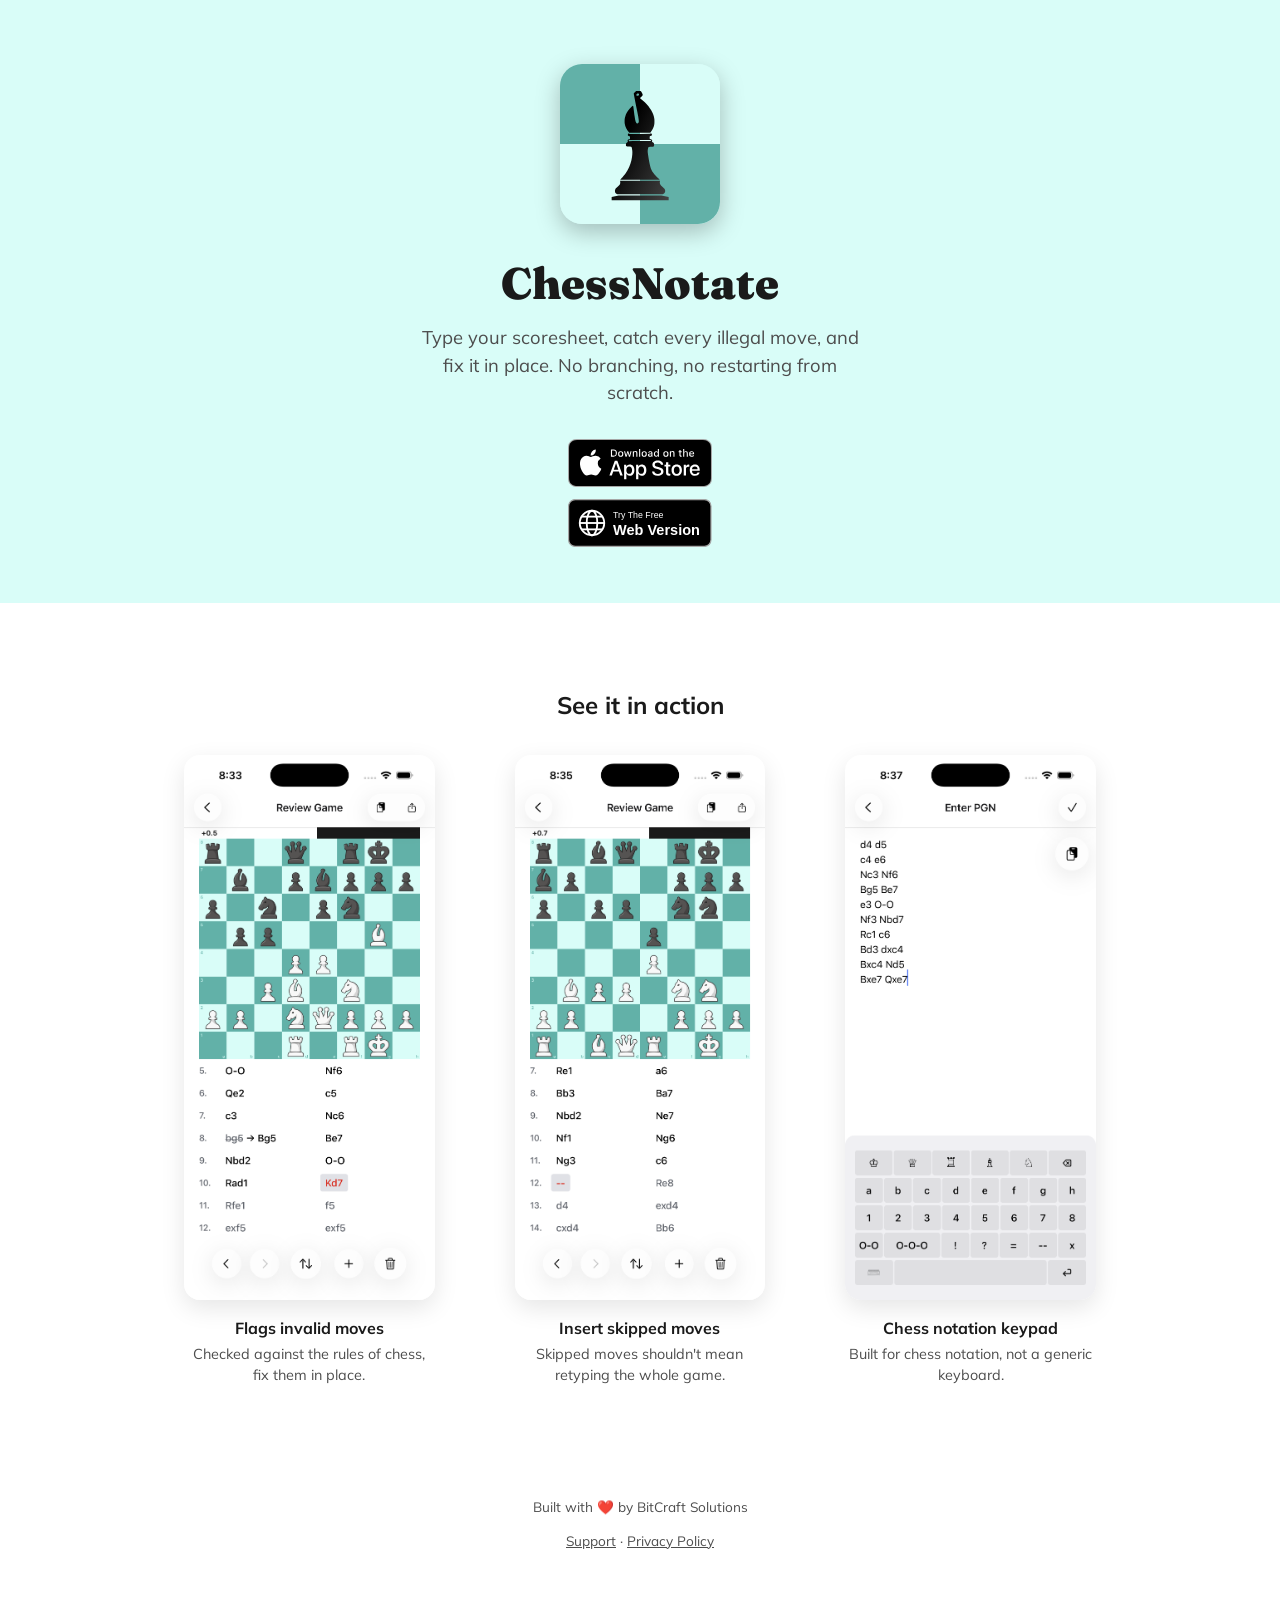
<file: index.html>
<!DOCTYPE html>
<html lang="en">
<head>
  <meta charset="UTF-8">
  <meta name="viewport" content="width=device-width, initial-scale=1.0">
  <title>ChessNotate • Fix your scoresheet, don't just validate it.</title>
  <meta name="description" content="Type your handwritten chess scoresheet into ChessNotate for a clean PGN. It catches every illegal move and lets you fix it in place, not branch into a new variation.">
  <link rel="canonical" href="https://chessnotate.app/">

  <meta property="og:type" content="website">
  <meta property="og:url" content="https://chessnotate.app/">
  <meta property="og:title" content="ChessNotate • Fix your scoresheet, don't just validate it.">
  <meta property="og:description" content="Type your handwritten chess scoresheet into ChessNotate for a clean PGN. It catches every illegal move and lets you fix it in place, not branch into a new variation.">
  <meta property="og:image" content="https://chessnotate.app/img/logo.png">

  <meta name="twitter:card" content="summary_large_image">
  <meta name="twitter:title" content="ChessNotate • Fix your scoresheet, don't just validate it.">
  <meta name="twitter:description" content="Type your handwritten chess scoresheet into ChessNotate for a clean PGN. It catches every illegal move and lets you fix it in place, not branch into a new variation.">
  <meta name="twitter:image" content="https://chessnotate.app/img/logo.png">

  <link rel="icon" href="/favicon.ico" sizes="any">
  <link rel="icon" type="image/svg+xml" href="img/logo.svg">
  <link rel="icon" type="image/png" sizes="32x32" href="img/logo.png">
  <link rel="apple-touch-icon" href="img/logo.png">
  <link rel="stylesheet" href="style.css">
</head>
<body>

  <section class="hero">
    <div class="wrap">
      <img class="logo" src="img/logo.svg" alt="ChessNotate logo">
      <h1 class="wordmark">ChessNotate</h1>
      <p class="tagline">Type your scoresheet, catch every illegal move, and fix it in place. No branching, no restarting from scratch.</p>
      <div class="cta-row">
        <a class="badge" href="https://apps.apple.com/us/app/chessnotate/id6807725737" target="_blank" rel="noopener">
          <img src="img/appstore.svg" alt="Download on the App Store">
        </a>
        <a class="badge" href="web/">
          <img src="img/webapp.svg" alt="Try the free web version">
        </a>
      </div>
    </div>
  </section>

  <section class="screenshots">
    <div class="wrap">
      <h2>See it in action</h2>
      <div class="screenshot-grid">
        <figure>
          <img src="img/screen-invalid-move.png" alt="Flags invalid moves">
          <figcaption>
            <p class="caption-title">Flags invalid moves</p>
            <p class="caption-sub">Checked against the rules of chess, fix them in place.</p>
          </figcaption>
        </figure>
        <figure>
          <img src="img/screen-insert-move.png" alt="Insert skipped moves">
          <figcaption>
            <p class="caption-title">Insert skipped moves</p>
            <p class="caption-sub">Skipped moves shouldn't mean retyping the whole game.</p>
          </figcaption>
        </figure>
        <figure>
          <img src="img/screen-pgn-entry.png" alt="Chess notation keypad">
          <figcaption>
            <p class="caption-title">Chess notation keypad</p>
            <p class="caption-sub">Built for chess notation, not a generic keyboard.</p>
          </figcaption>
        </figure>
      </div>
    </div>
  </section>

  <footer>
    <p>Built with ❤️ by BitCraft Solutions</p>
    <p style="margin-top:10px;">
      <a href="/support">Support</a> · <a href="/privacy-policy">Privacy Policy</a>
    </p>
  </footer>

</body>
</html>
</file>
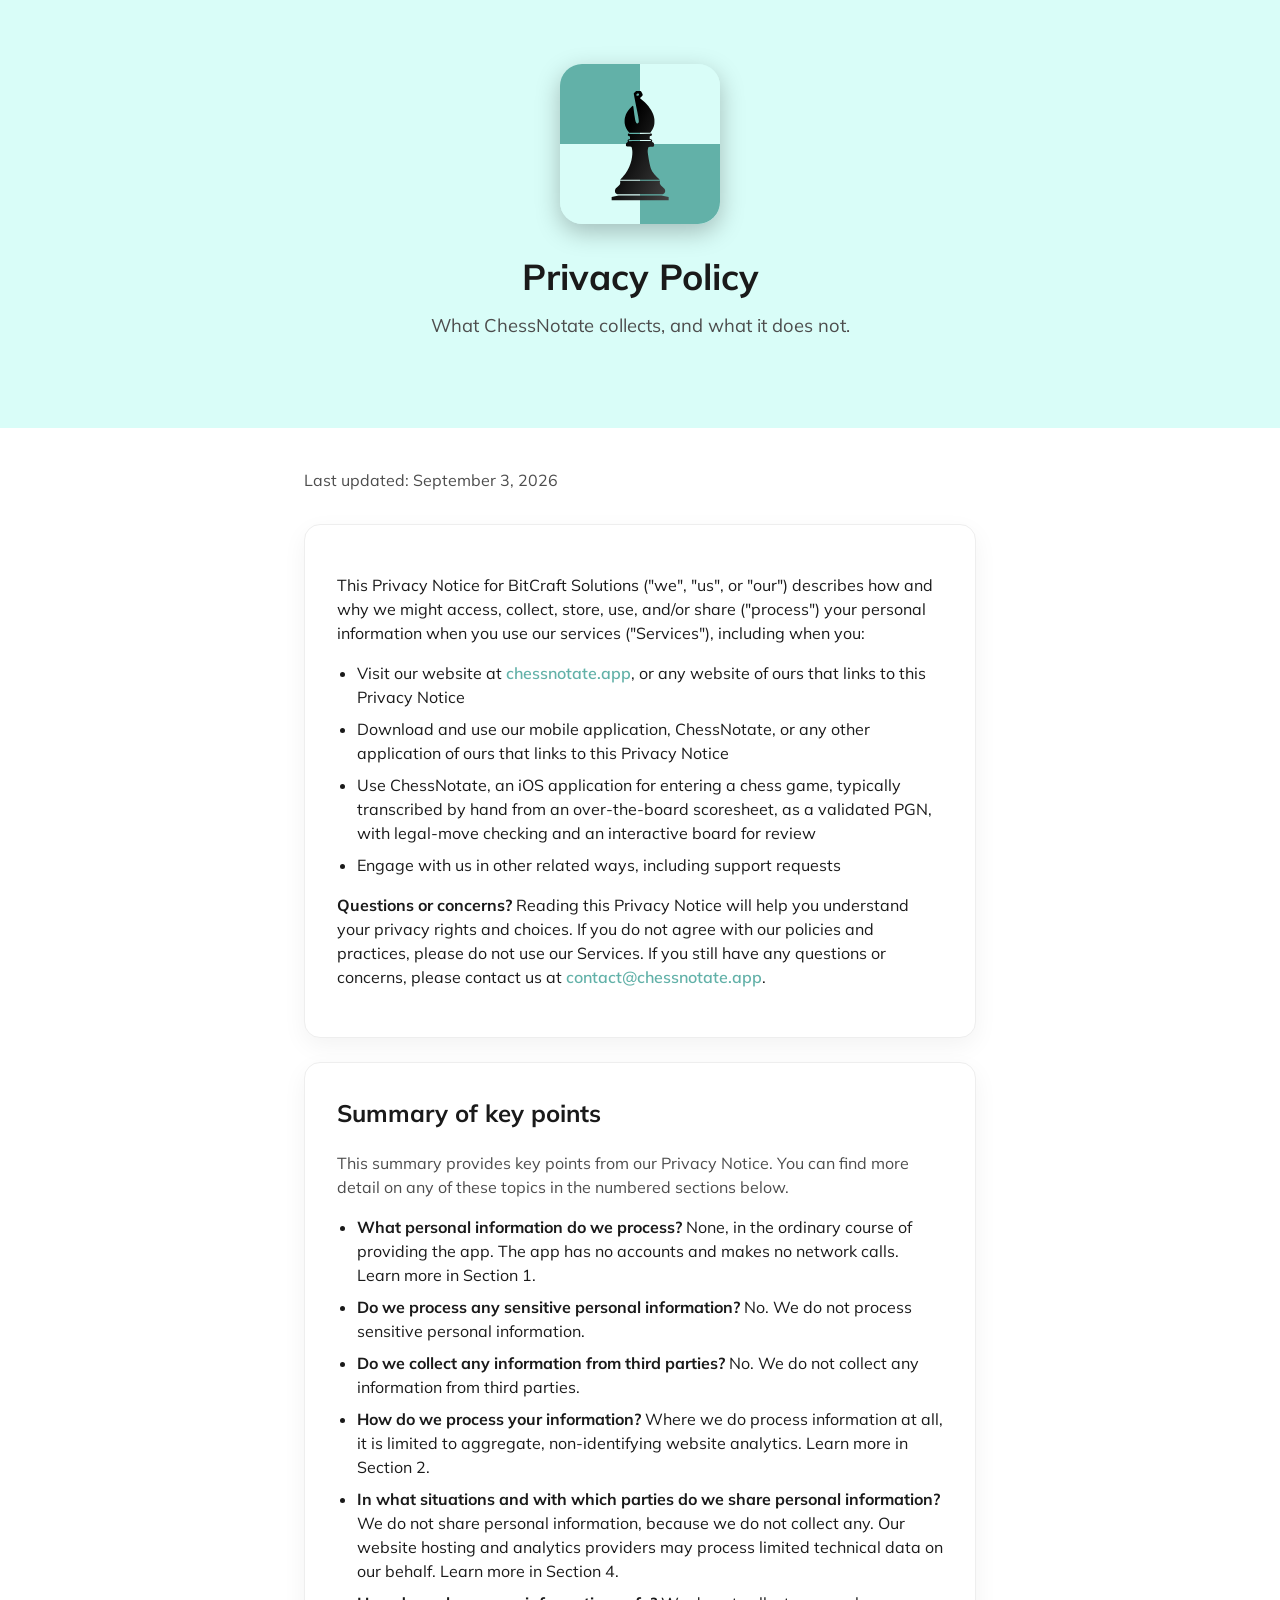
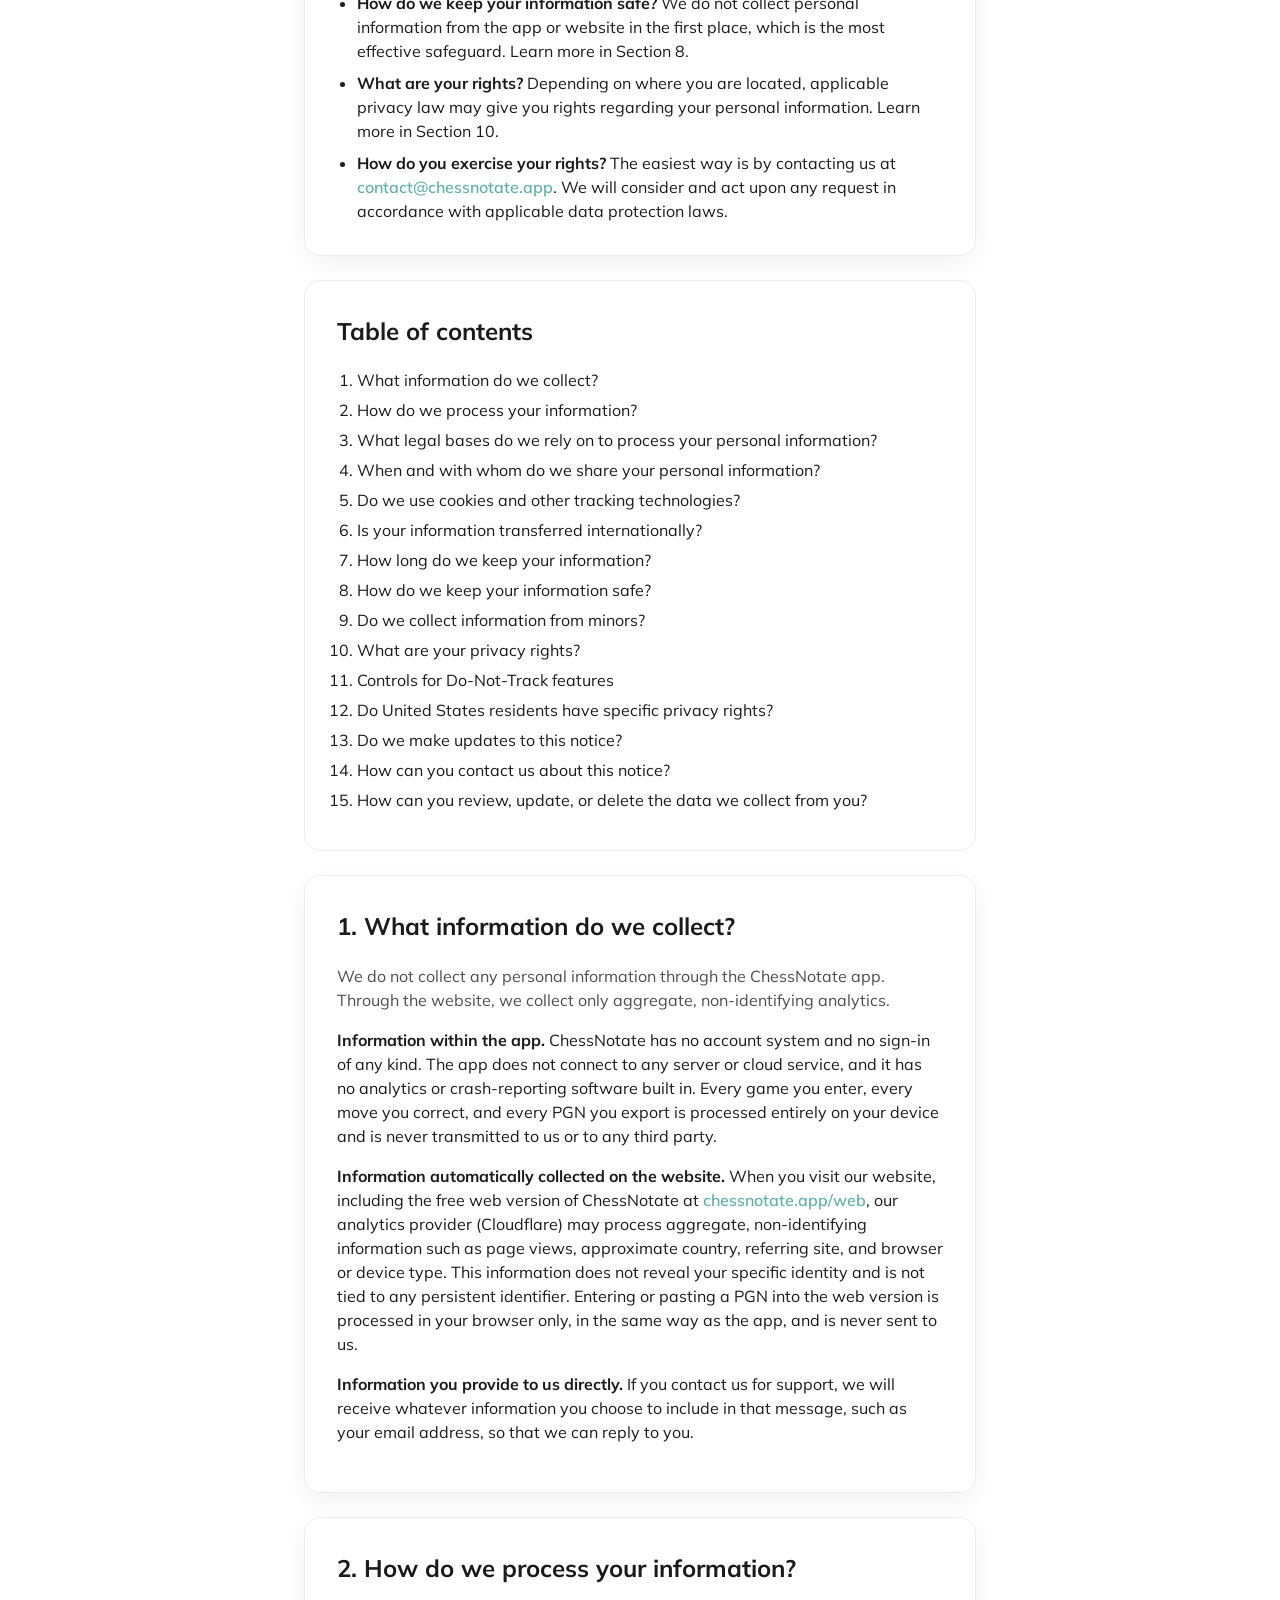
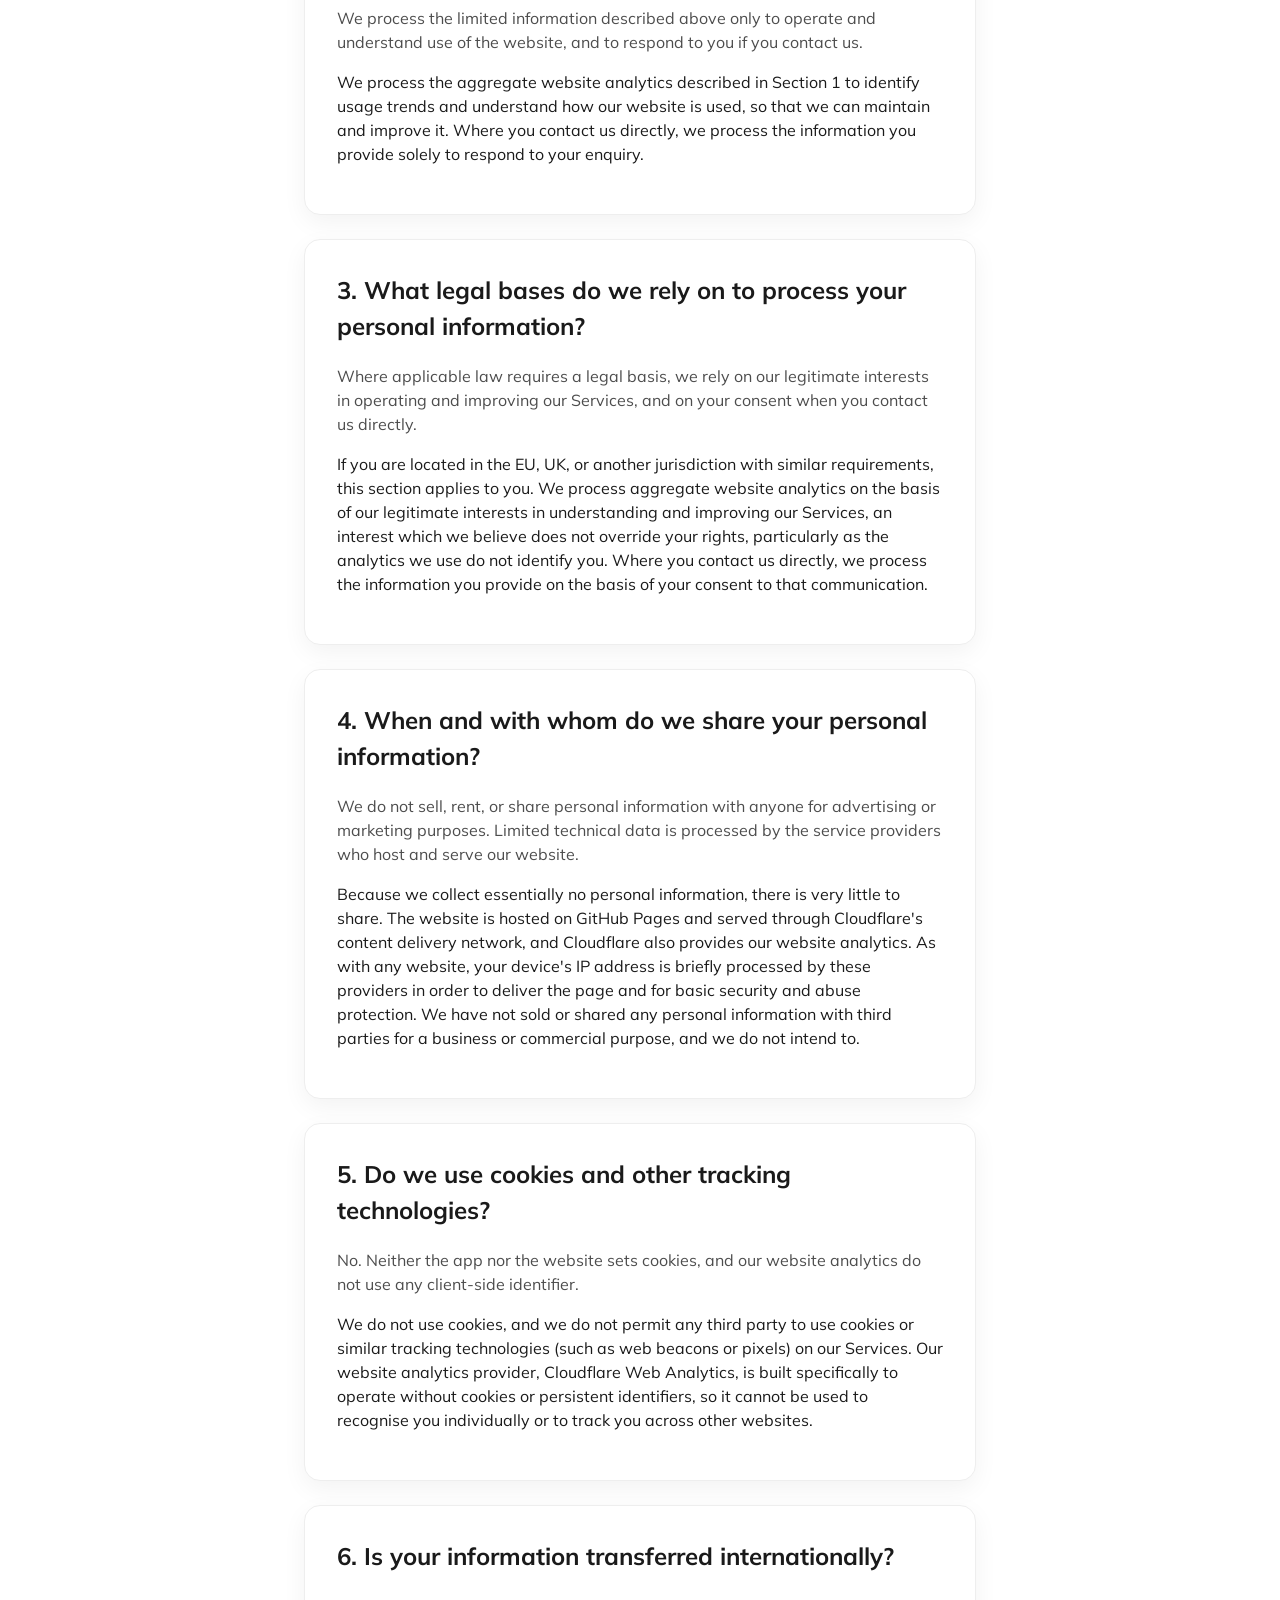
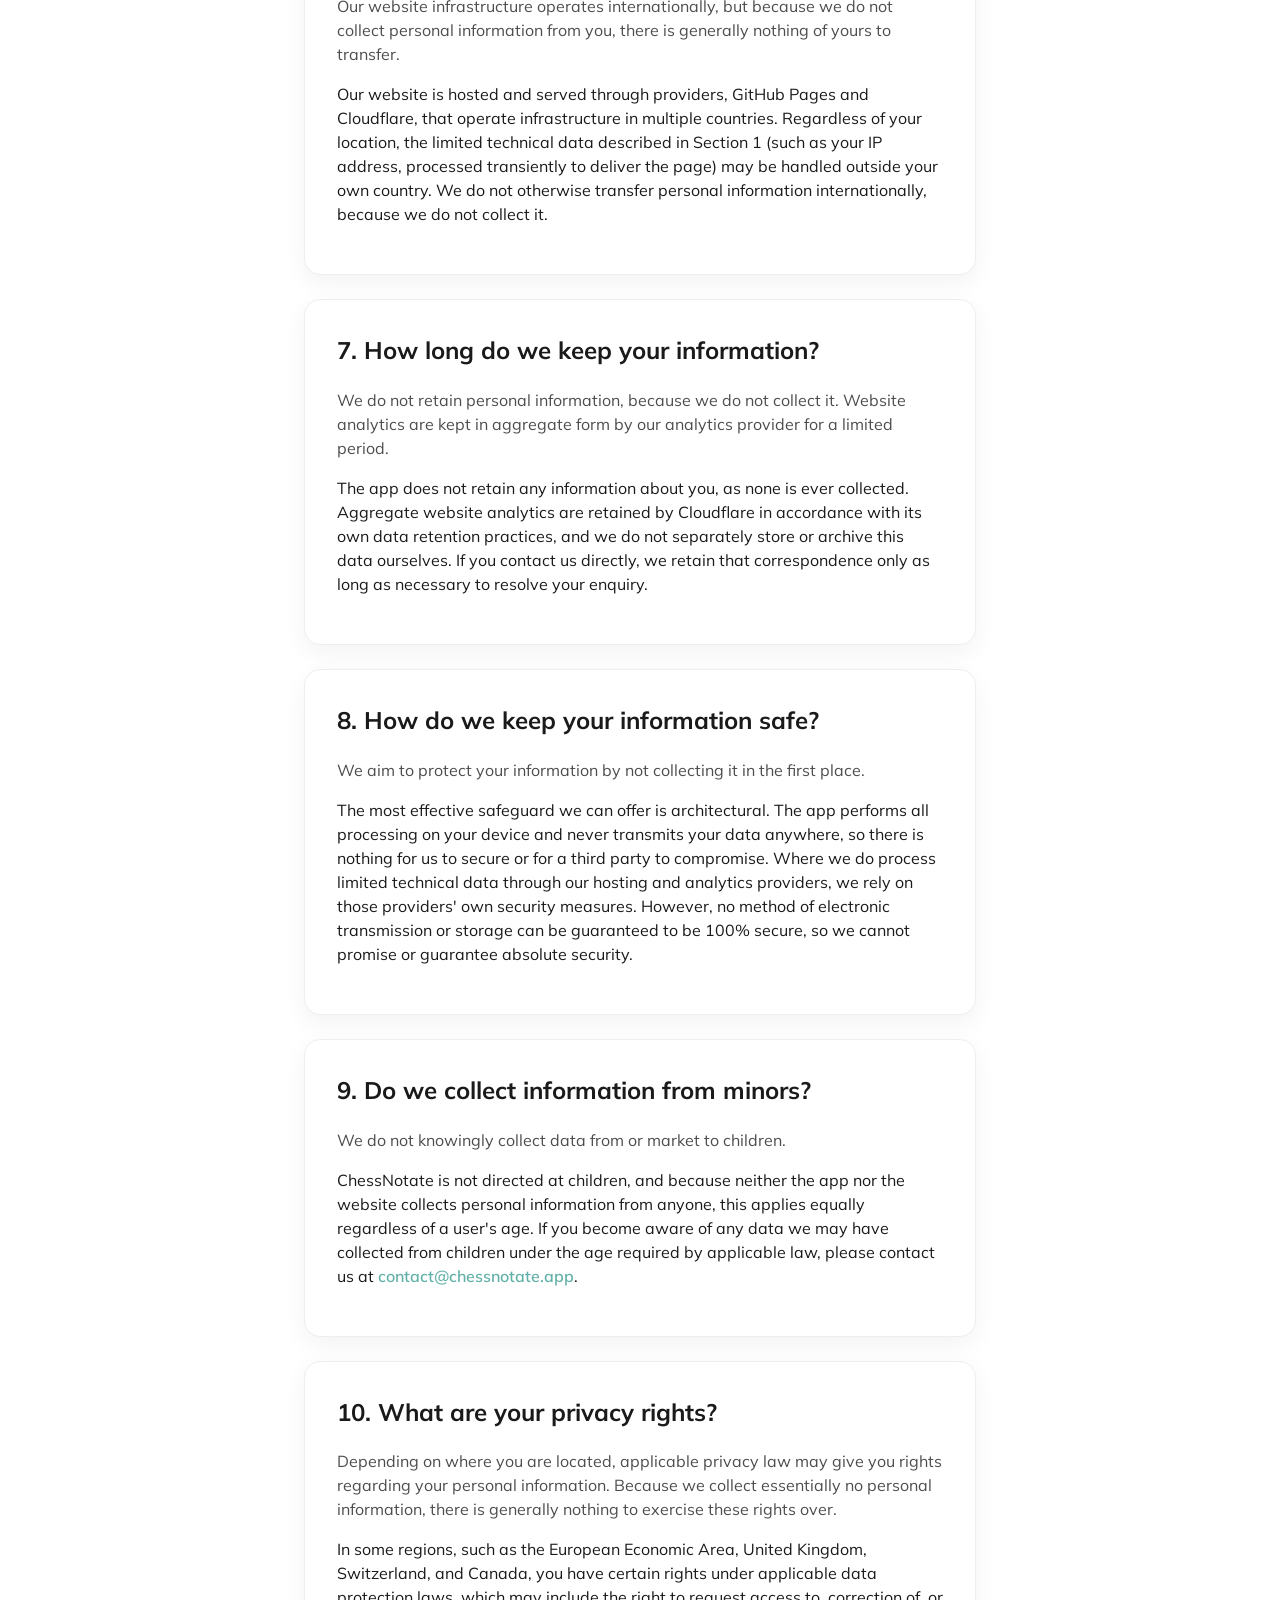
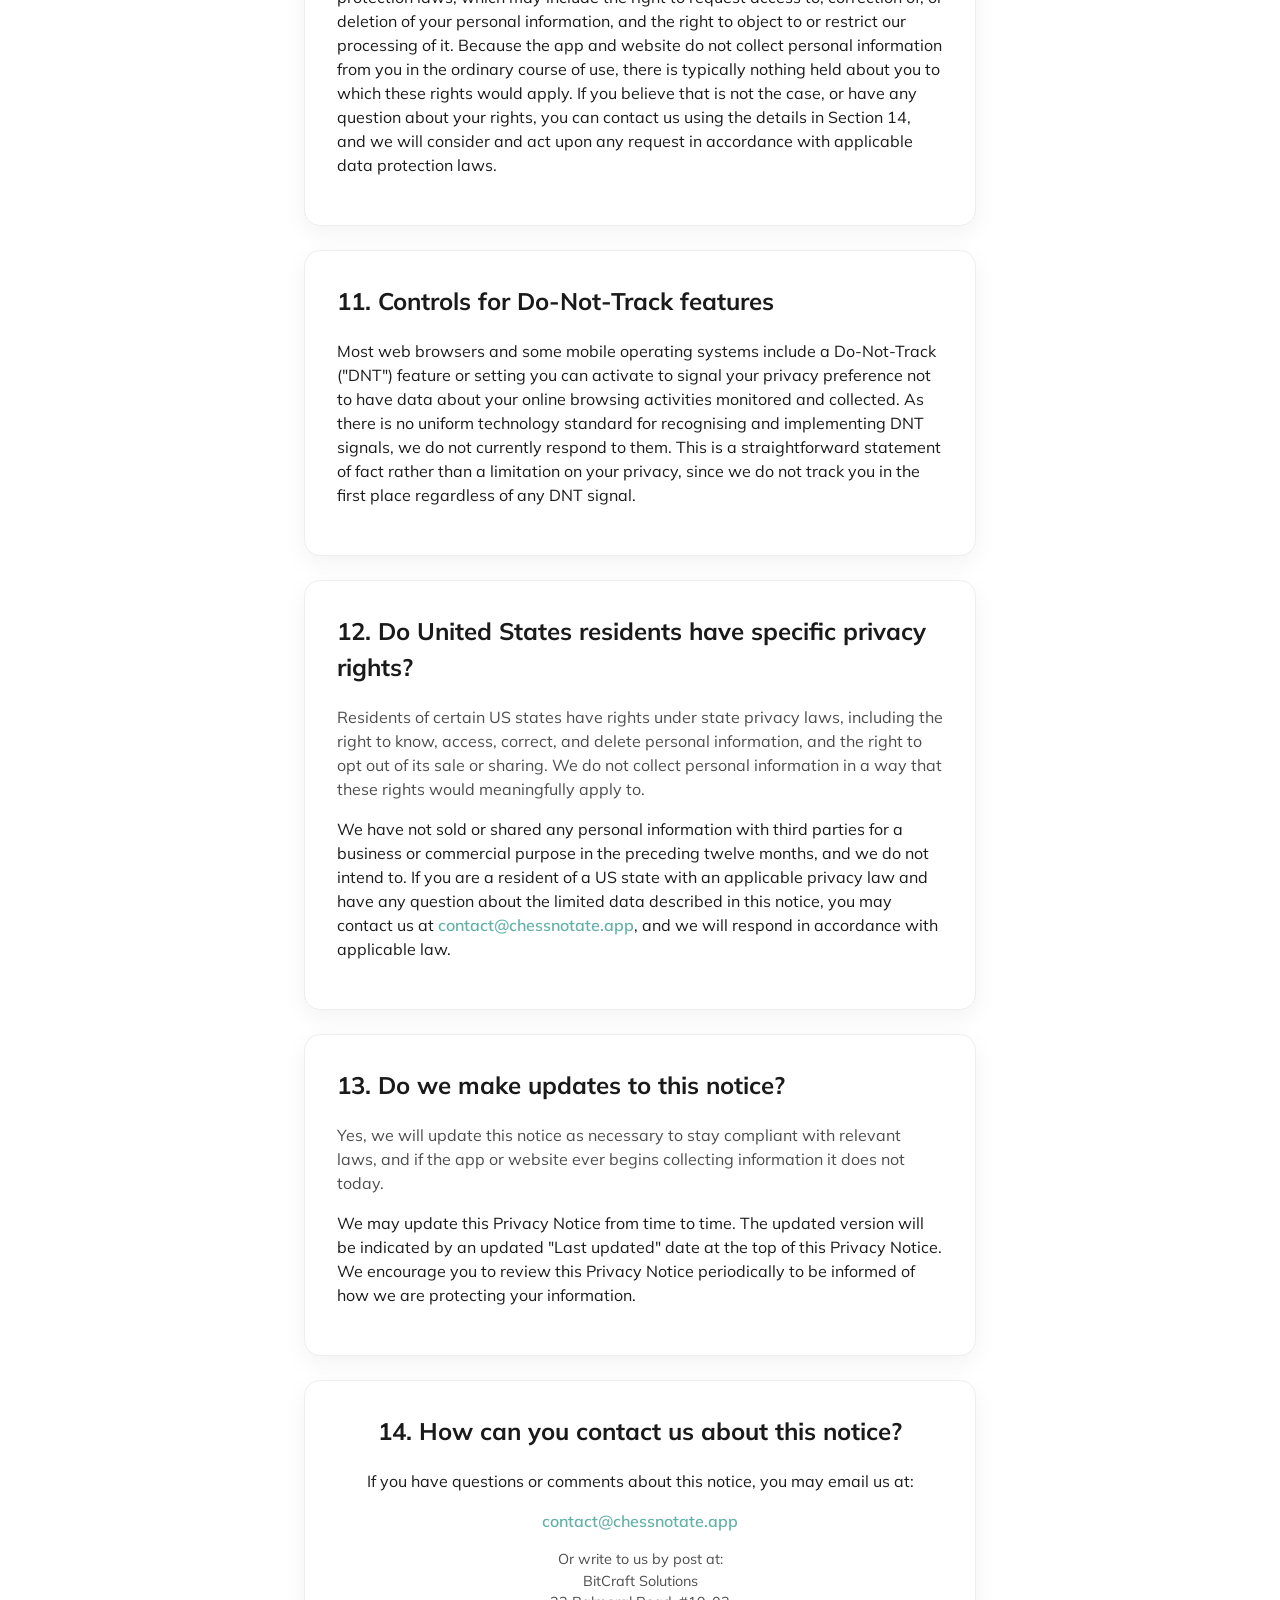
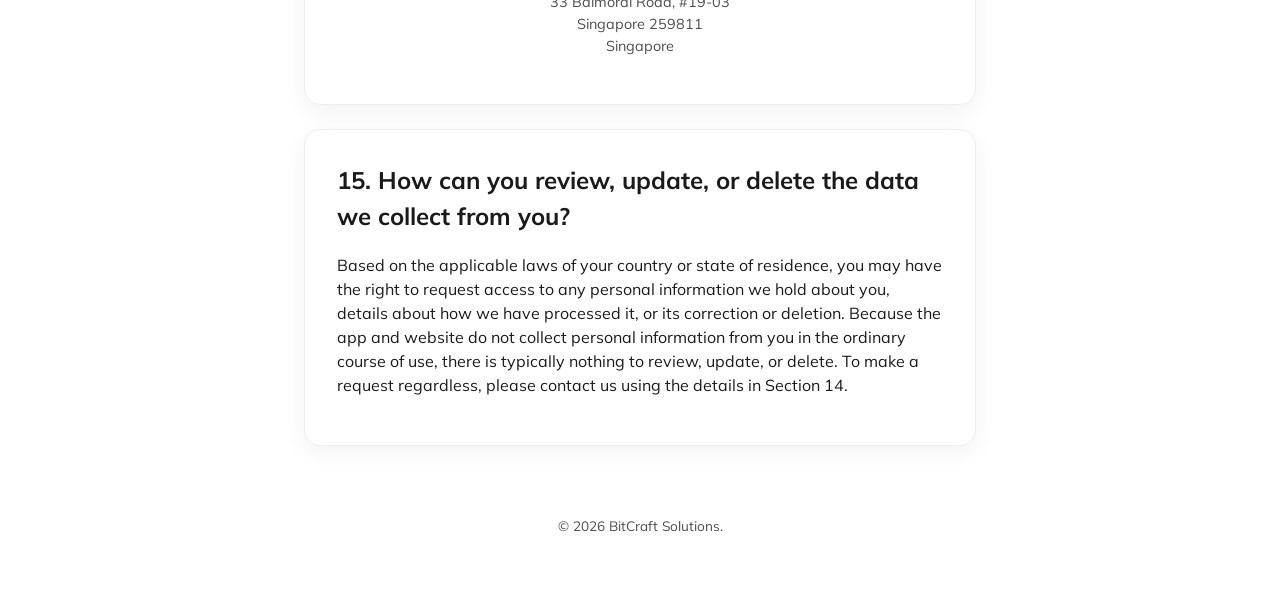
<file: privacy-policy/index.html>
<!DOCTYPE html>
<html lang="en">
<head>
  <meta charset="UTF-8">
  <meta name="viewport" content="width=device-width, initial-scale=1.0">
  <title>ChessNotate • Privacy Policy</title>
  <meta name="description" content="Privacy Policy for ChessNotate.">
  <link rel="canonical" href="https://chessnotate.app/privacy-policy/">

  <link rel="icon" href="/favicon.ico" sizes="any">
  <link rel="icon" type="image/svg+xml" href="/img/logo.svg">
  <link rel="icon" type="image/png" sizes="32x32" href="/img/logo.png">
  <link rel="apple-touch-icon" href="/img/logo.png">
  <link rel="stylesheet" href="/style.css">
  <style>
    .policy-wrap {
      max-width: 720px;
      margin: 0 auto;
      padding: 48px 24px 24px;
    }

    .policy-wrap .updated {
      color: var(--ink-soft);
      margin-top: -8px;
      margin-bottom: 32px;
    }

    .card {
      background: #fff;
      border: 1px solid #eee;
      border-radius: 16px;
      padding: 32px;
      margin-bottom: 24px;
      box-shadow: 0 8px 24px rgba(0, 0, 0, 0.05);
    }

    .card h2 {
      margin-top: 0;
    }

    .card:last-of-type {
      margin-bottom: 0;
    }

    .card .in-short {
      color: var(--ink-soft);
    }

    .card ul {
      margin: 0;
      padding-left: 20px;
    }

    .card li {
      margin-bottom: 8px;
    }

    .card li:last-child {
      margin-bottom: 0;
    }

    .policy-wrap .email {
      color: var(--teal);
      font-weight: 600;
    }

    .policy-heading {
      font-size: 2.25rem;
      margin: 20px 0 8px;
    }

    .toc {
      background: #fff;
      border: 1px solid #eee;
      border-radius: 16px;
      padding: 32px;
      margin-bottom: 24px;
    }

    .toc h2 {
      margin-top: 0;
    }

    .toc ol {
      padding-left: 20px;
      margin: 0;
    }

    .toc li {
      margin-bottom: 6px;
    }
  </style>
</head>
<body>

  <section class="hero">
    <div class="wrap">
      <img class="logo" src="/img/logo.svg" alt="ChessNotate logo">
      <h1 class="policy-heading">Privacy Policy</h1>
      <p class="tagline">What ChessNotate collects, and what it does not.</p>
    </div>
  </section>

  <div class="policy-wrap">
    <p class="updated">Last updated: September 3, 2026</p>

    <div class="card">
      <p>This Privacy Notice for BitCraft Solutions ("we", "us", or "our") describes how and why we might access, collect, store, use, and/or share ("process") your personal information when you use our services ("Services"), including when you:</p>
      <ul>
        <li>Visit our website at <span class="email">chessnotate.app</span>, or any website of ours that links to this Privacy Notice</li>
        <li>Download and use our mobile application, ChessNotate, or any other application of ours that links to this Privacy Notice</li>
        <li>Use ChessNotate, an iOS application for entering a chess game, typically transcribed by hand from an over-the-board scoresheet, as a validated PGN, with legal-move checking and an interactive board for review</li>
        <li>Engage with us in other related ways, including support requests</li>
      </ul>
      <p><strong>Questions or concerns?</strong> Reading this Privacy Notice will help you understand your privacy rights and choices. If you do not agree with our policies and practices, please do not use our Services. If you still have any questions or concerns, please contact us at <span class="email">contact@chessnotate.app</span>.</p>
    </div>

    <div class="card">
      <h2>Summary of key points</h2>
      <p class="in-short">This summary provides key points from our Privacy Notice. You can find more detail on any of these topics in the numbered sections below.</p>
      <ul>
        <li><strong>What personal information do we process?</strong> None, in the ordinary course of providing the app. The app has no accounts and makes no network calls. Learn more in Section 1.</li>
        <li><strong>Do we process any sensitive personal information?</strong> No. We do not process sensitive personal information.</li>
        <li><strong>Do we collect any information from third parties?</strong> No. We do not collect any information from third parties.</li>
        <li><strong>How do we process your information?</strong> Where we do process information at all, it is limited to aggregate, non-identifying website analytics. Learn more in Section 2.</li>
        <li><strong>In what situations and with which parties do we share personal information?</strong> We do not share personal information, because we do not collect any. Our website hosting and analytics providers may process limited technical data on our behalf. Learn more in Section 4.</li>
        <li><strong>How do we keep your information safe?</strong> We do not collect personal information from the app or website in the first place, which is the most effective safeguard. Learn more in Section 8.</li>
        <li><strong>What are your rights?</strong> Depending on where you are located, applicable privacy law may give you rights regarding your personal information. Learn more in Section 10.</li>
        <li><strong>How do you exercise your rights?</strong> The easiest way is by contacting us at <span class="email">contact@chessnotate.app</span>. We will consider and act upon any request in accordance with applicable data protection laws.</li>
      </ul>
    </div>

    <div class="toc">
      <h2>Table of contents</h2>
      <ol>
        <li>What information do we collect?</li>
        <li>How do we process your information?</li>
        <li>What legal bases do we rely on to process your personal information?</li>
        <li>When and with whom do we share your personal information?</li>
        <li>Do we use cookies and other tracking technologies?</li>
        <li>Is your information transferred internationally?</li>
        <li>How long do we keep your information?</li>
        <li>How do we keep your information safe?</li>
        <li>Do we collect information from minors?</li>
        <li>What are your privacy rights?</li>
        <li>Controls for Do-Not-Track features</li>
        <li>Do United States residents have specific privacy rights?</li>
        <li>Do we make updates to this notice?</li>
        <li>How can you contact us about this notice?</li>
        <li>How can you review, update, or delete the data we collect from you?</li>
      </ol>
    </div>

    <div class="card">
      <h2>1. What information do we collect?</h2>
      <p class="in-short">We do not collect any personal information through the ChessNotate app. Through the website, we collect only aggregate, non-identifying analytics.</p>
      <p><strong>Information within the app.</strong> ChessNotate has no account system and no sign-in of any kind. The app does not connect to any server or cloud service, and it has no analytics or crash-reporting software built in. Every game you enter, every move you correct, and every PGN you export is processed entirely on your device and is never transmitted to us or to any third party.</p>
      <p><strong>Information automatically collected on the website.</strong> When you visit our website, including the free web version of ChessNotate at <span class="email">chessnotate.app/web</span>, our analytics provider (Cloudflare) may process aggregate, non-identifying information such as page views, approximate country, referring site, and browser or device type. This information does not reveal your specific identity and is not tied to any persistent identifier. Entering or pasting a PGN into the web version is processed in your browser only, in the same way as the app, and is never sent to us.</p>
      <p><strong>Information you provide to us directly.</strong> If you contact us for support, we will receive whatever information you choose to include in that message, such as your email address, so that we can reply to you.</p>
    </div>

    <div class="card">
      <h2>2. How do we process your information?</h2>
      <p class="in-short">We process the limited information described above only to operate and understand use of the website, and to respond to you if you contact us.</p>
      <p>We process the aggregate website analytics described in Section 1 to identify usage trends and understand how our website is used, so that we can maintain and improve it. Where you contact us directly, we process the information you provide solely to respond to your enquiry.</p>
    </div>

    <div class="card">
      <h2>3. What legal bases do we rely on to process your personal information?</h2>
      <p class="in-short">Where applicable law requires a legal basis, we rely on our legitimate interests in operating and improving our Services, and on your consent when you contact us directly.</p>
      <p>If you are located in the EU, UK, or another jurisdiction with similar requirements, this section applies to you. We process aggregate website analytics on the basis of our legitimate interests in understanding and improving our Services, an interest which we believe does not override your rights, particularly as the analytics we use do not identify you. Where you contact us directly, we process the information you provide on the basis of your consent to that communication.</p>
    </div>

    <div class="card">
      <h2>4. When and with whom do we share your personal information?</h2>
      <p class="in-short">We do not sell, rent, or share personal information with anyone for advertising or marketing purposes. Limited technical data is processed by the service providers who host and serve our website.</p>
      <p>Because we collect essentially no personal information, there is very little to share. The website is hosted on GitHub Pages and served through Cloudflare's content delivery network, and Cloudflare also provides our website analytics. As with any website, your device's IP address is briefly processed by these providers in order to deliver the page and for basic security and abuse protection. We have not sold or shared any personal information with third parties for a business or commercial purpose, and we do not intend to.</p>
    </div>

    <div class="card">
      <h2>5. Do we use cookies and other tracking technologies?</h2>
      <p class="in-short">No. Neither the app nor the website sets cookies, and our website analytics do not use any client-side identifier.</p>
      <p>We do not use cookies, and we do not permit any third party to use cookies or similar tracking technologies (such as web beacons or pixels) on our Services. Our website analytics provider, Cloudflare Web Analytics, is built specifically to operate without cookies or persistent identifiers, so it cannot be used to recognise you individually or to track you across other websites.</p>
    </div>

    <div class="card">
      <h2>6. Is your information transferred internationally?</h2>
      <p class="in-short">Our website infrastructure operates internationally, but because we do not collect personal information from you, there is generally nothing of yours to transfer.</p>
      <p>Our website is hosted and served through providers, GitHub Pages and Cloudflare, that operate infrastructure in multiple countries. Regardless of your location, the limited technical data described in Section 1 (such as your IP address, processed transiently to deliver the page) may be handled outside your own country. We do not otherwise transfer personal information internationally, because we do not collect it.</p>
    </div>

    <div class="card">
      <h2>7. How long do we keep your information?</h2>
      <p class="in-short">We do not retain personal information, because we do not collect it. Website analytics are kept in aggregate form by our analytics provider for a limited period.</p>
      <p>The app does not retain any information about you, as none is ever collected. Aggregate website analytics are retained by Cloudflare in accordance with its own data retention practices, and we do not separately store or archive this data ourselves. If you contact us directly, we retain that correspondence only as long as necessary to resolve your enquiry.</p>
    </div>

    <div class="card">
      <h2>8. How do we keep your information safe?</h2>
      <p class="in-short">We aim to protect your information by not collecting it in the first place.</p>
      <p>The most effective safeguard we can offer is architectural. The app performs all processing on your device and never transmits your data anywhere, so there is nothing for us to secure or for a third party to compromise. Where we do process limited technical data through our hosting and analytics providers, we rely on those providers' own security measures. However, no method of electronic transmission or storage can be guaranteed to be 100% secure, so we cannot promise or guarantee absolute security.</p>
    </div>

    <div class="card">
      <h2>9. Do we collect information from minors?</h2>
      <p class="in-short">We do not knowingly collect data from or market to children.</p>
      <p>ChessNotate is not directed at children, and because neither the app nor the website collects personal information from anyone, this applies equally regardless of a user's age. If you become aware of any data we may have collected from children under the age required by applicable law, please contact us at <span class="email">contact@chessnotate.app</span>.</p>
    </div>

    <div class="card">
      <h2>10. What are your privacy rights?</h2>
      <p class="in-short">Depending on where you are located, applicable privacy law may give you rights regarding your personal information. Because we collect essentially no personal information, there is generally nothing to exercise these rights over.</p>
      <p>In some regions, such as the European Economic Area, United Kingdom, Switzerland, and Canada, you have certain rights under applicable data protection laws, which may include the right to request access to, correction of, or deletion of your personal information, and the right to object to or restrict our processing of it. Because the app and website do not collect personal information from you in the ordinary course of use, there is typically nothing held about you to which these rights would apply. If you believe that is not the case, or have any question about your rights, you can contact us using the details in Section 14, and we will consider and act upon any request in accordance with applicable data protection laws.</p>
    </div>

    <div class="card">
      <h2>11. Controls for Do-Not-Track features</h2>
      <p>Most web browsers and some mobile operating systems include a Do-Not-Track ("DNT") feature or setting you can activate to signal your privacy preference not to have data about your online browsing activities monitored and collected. As there is no uniform technology standard for recognising and implementing DNT signals, we do not currently respond to them. This is a straightforward statement of fact rather than a limitation on your privacy, since we do not track you in the first place regardless of any DNT signal.</p>
    </div>

    <div class="card">
      <h2>12. Do United States residents have specific privacy rights?</h2>
      <p class="in-short">Residents of certain US states have rights under state privacy laws, including the right to know, access, correct, and delete personal information, and the right to opt out of its sale or sharing. We do not collect personal information in a way that these rights would meaningfully apply to.</p>
      <p>We have not sold or shared any personal information with third parties for a business or commercial purpose in the preceding twelve months, and we do not intend to. If you are a resident of a US state with an applicable privacy law and have any question about the limited data described in this notice, you may contact us at <span class="email">contact@chessnotate.app</span>, and we will respond in accordance with applicable law.</p>
    </div>

    <div class="card">
      <h2>13. Do we make updates to this notice?</h2>
      <p class="in-short">Yes, we will update this notice as necessary to stay compliant with relevant laws, and if the app or website ever begins collecting information it does not today.</p>
      <p>We may update this Privacy Notice from time to time. The updated version will be indicated by an updated "Last updated" date at the top of this Privacy Notice. We encourage you to review this Privacy Notice periodically to be informed of how we are protecting your information.</p>
    </div>

    <div class="card" style="text-align: center;">
      <h2>14. How can you contact us about this notice?</h2>
      <p>If you have questions or comments about this notice, you may email us at:</p>
      <p class="email">contact@chessnotate.app</p>
      <p style="margin-top: 16px; color: var(--ink-soft); font-size: 0.9rem;">
        Or write to us by post at:<br>
        BitCraft Solutions<br>
        33 Balmoral Road, #19-03<br>
        Singapore 259811<br>
        Singapore
      </p>
    </div>

    <div class="card">
      <h2>15. How can you review, update, or delete the data we collect from you?</h2>
      <p>Based on the applicable laws of your country or state of residence, you may have the right to request access to any personal information we hold about you, details about how we have processed it, or its correction or deletion. Because the app and website do not collect personal information from you in the ordinary course of use, there is typically nothing to review, update, or delete. To make a request regardless, please contact us using the details in Section 14.</p>
    </div>
  </div>

  <footer>
    <p>&copy; 2026 BitCraft Solutions.</p>
  </footer>

</body>
</html>
</file>
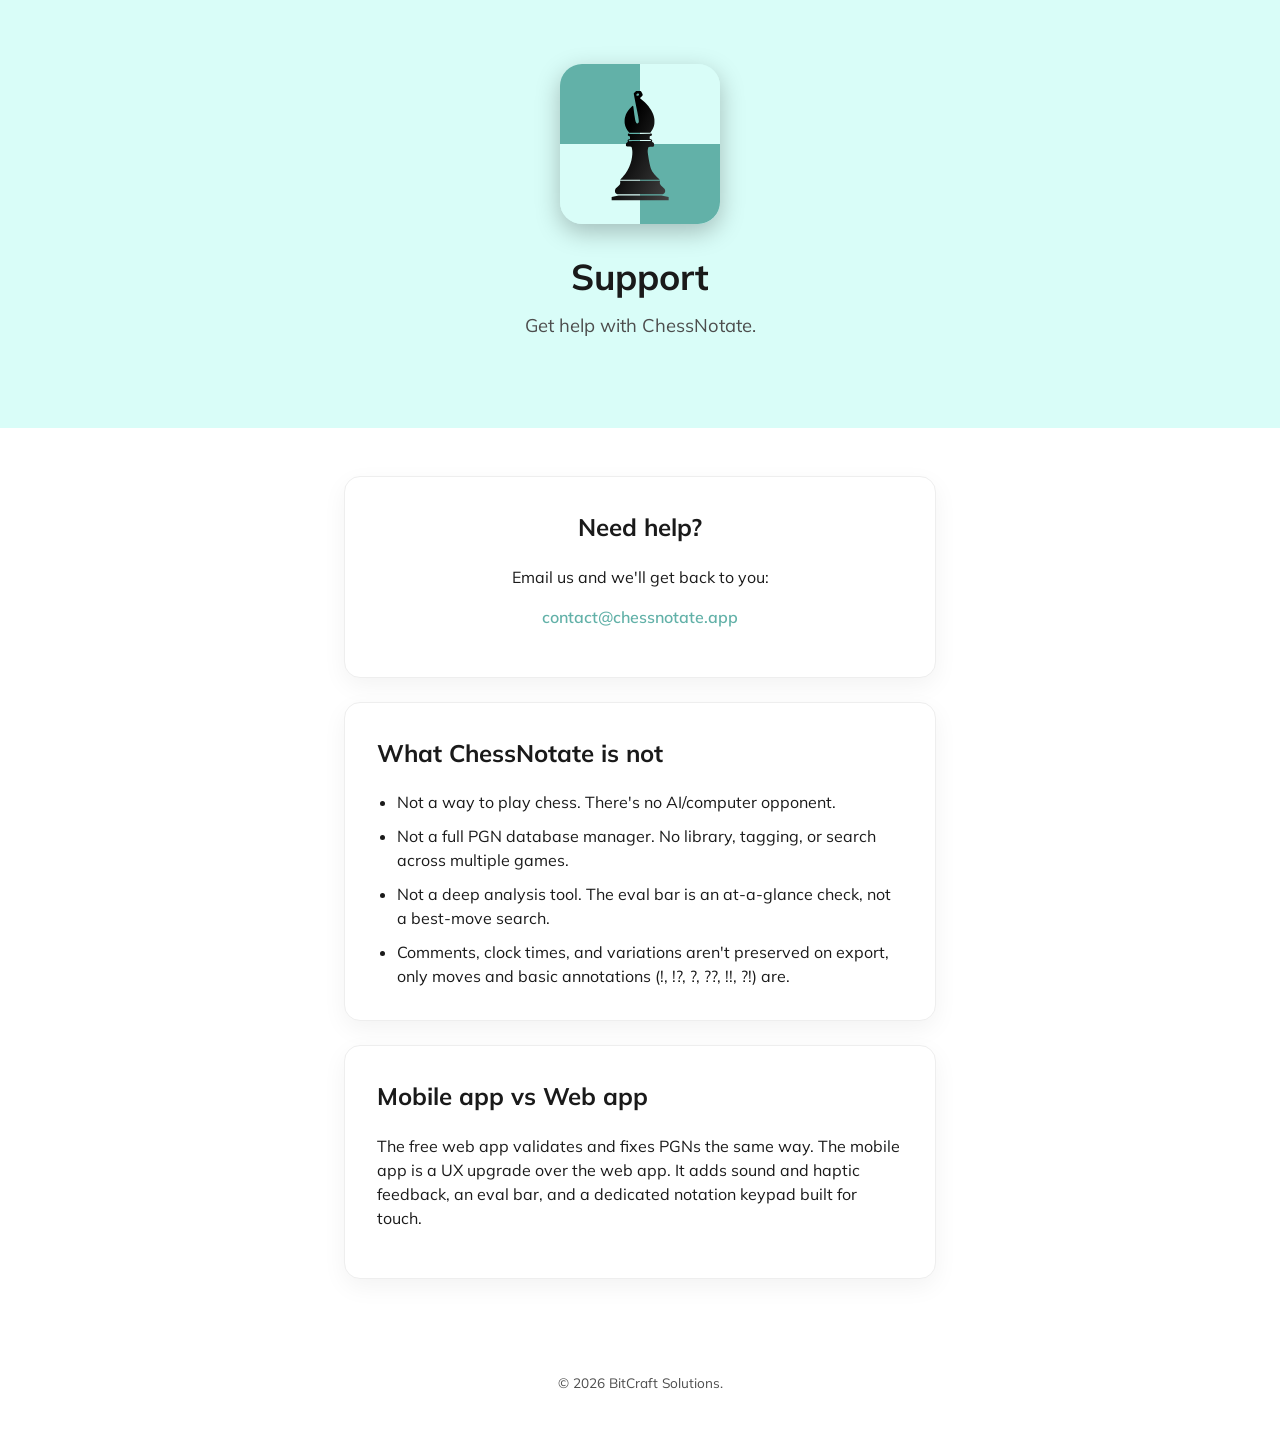
<file: support/index.html>
<!DOCTYPE html>
<html lang="en">
<head>
  <meta charset="UTF-8">
  <meta name="viewport" content="width=device-width, initial-scale=1.0">
  <title>ChessNotate • Support</title>
  <meta name="description" content="Get help with ChessNotate.">
  <link rel="canonical" href="https://chessnotate.app/support/">

  <link rel="icon" href="/favicon.ico" sizes="any">
  <link rel="icon" type="image/svg+xml" href="/img/logo.svg">
  <link rel="icon" type="image/png" sizes="32x32" href="/img/logo.png">
  <link rel="apple-touch-icon" href="/img/logo.png">
  <link rel="stylesheet" href="/style.css">
  <style>
    .support-wrap {
      max-width: 640px;
      margin: 0 auto;
      padding: 48px 24px 24px;
    }

    .card {
      background: #fff;
      border: 1px solid #eee;
      border-radius: 16px;
      padding: 32px;
      margin-bottom: 24px;
      box-shadow: 0 8px 24px rgba(0, 0, 0, 0.05);
    }

    .support-heading {
      font-size: 2.25rem;
      margin: 20px 0 8px;
    }

    .card h2 {
      margin-top: 0;
    }

    .card .email {
      color: var(--teal);
      font-weight: 600;
    }

    .card ul {
      margin: 0;
      padding-left: 20px;
    }

    .card li {
      margin-bottom: 10px;
    }

    .card li:last-child {
      margin-bottom: 0;
    }
  </style>
</head>
<body>

  <section class="hero">
    <div class="wrap">
      <img class="logo" src="/img/logo.svg" alt="ChessNotate logo">
      <h1 class="support-heading">Support</h1>
      <p class="tagline">Get help with ChessNotate.</p>
    </div>
  </section>

  <div class="support-wrap">
    <div class="card" style="text-align: center;">
      <h2>Need help?</h2>
      <p>Email us and we'll get back to you:</p>
      <p class="email">contact@chessnotate.app</p>
    </div>

    <div class="card">
      <h2>What ChessNotate is not</h2>
      <ul>
        <li>Not a way to play chess. There's no AI/computer opponent.</li>
        <li>Not a full PGN database manager. No library, tagging, or search across multiple games.</li>
        <li>Not a deep analysis tool. The eval bar is an at-a-glance check, not a best-move search.</li>
        <li>Comments, clock times, and variations aren't preserved on export, only moves and basic annotations (!, !?, ?, ??, !!, ?!) are.</li>
      </ul>
    </div>

    <div class="card">
      <h2>Mobile app vs Web app</h2>
      <p>The free web app validates and fixes PGNs the same way. The mobile app is a UX upgrade over the web app. It adds sound and haptic feedback, an eval bar, and a dedicated notation keypad built for touch.</p>
    </div>
  </div>

  <footer>
    <p>&copy; 2026 BitCraft Solutions.</p>
  </footer>

</body>
</html>
</file>
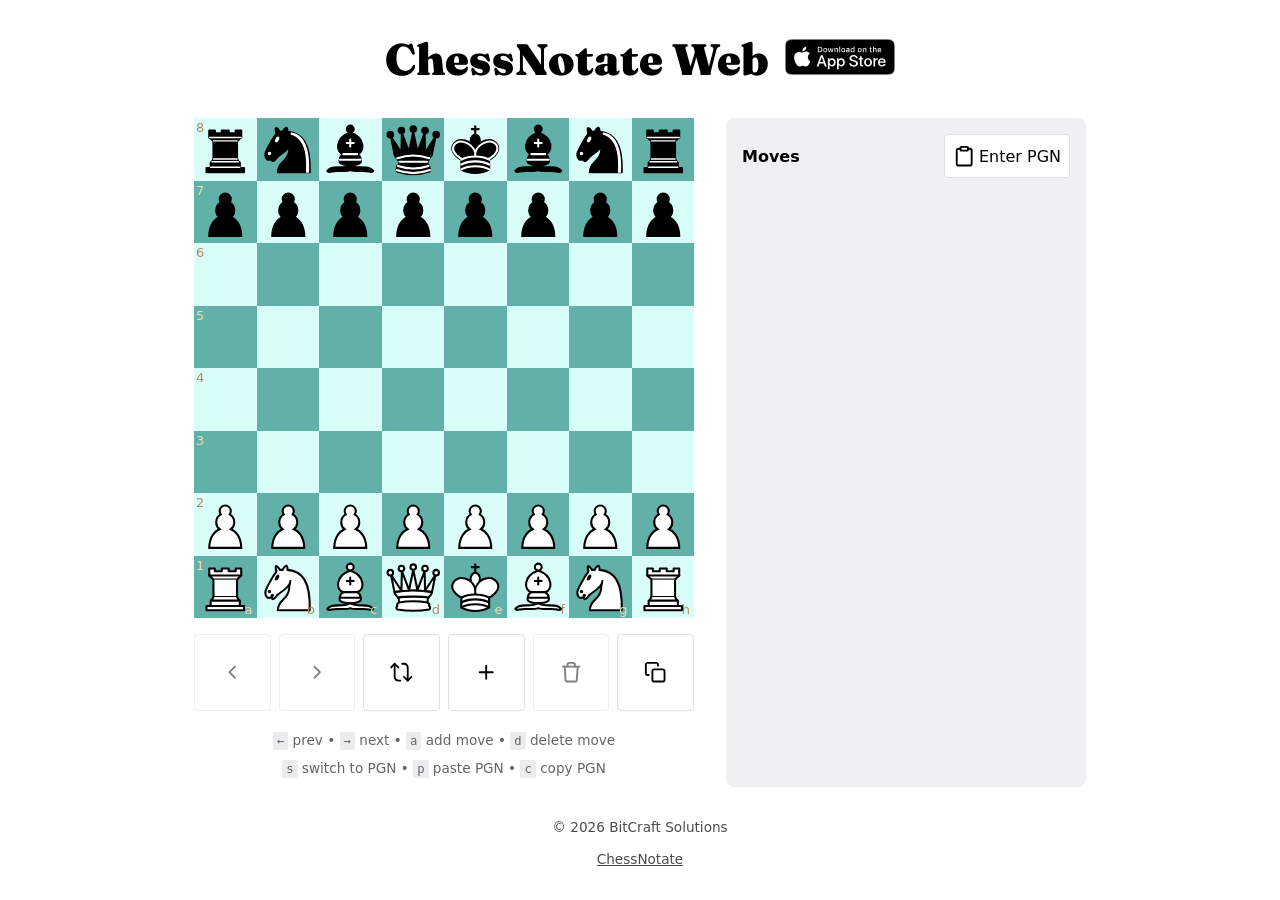
<file: web/index.html>
<!doctype html>
<html lang="en">
  <head>
    <meta charset="UTF-8" />
    <link rel="icon" href="./favicon.ico" sizes="any" />
    <link rel="icon" type="image/svg+xml" href="./img/logo.svg" />
    <meta name="viewport" content="width=device-width, initial-scale=1.0" />
    <meta name="description" content="ChessNotate Web • paste or enter a PGN, validate every move on an interactive board, and copy clean PGN." />
    <meta name="theme-color" content="#62b1a8" />
    <link rel="canonical" href="https://chessnotate.app/web/" />

    <meta property="og:type" content="website" />
    <meta property="og:url" content="https://chessnotate.app/web/" />
    <meta property="og:title" content="ChessNotate Web" />
    <meta property="og:description" content="ChessNotate Web • paste or enter a PGN, validate every move on an interactive board, and copy clean PGN." />
    <meta property="og:image" content="https://chessnotate.app/img/logo.png" />

    <meta name="twitter:card" content="summary_large_image" />
    <meta name="twitter:title" content="ChessNotate Web" />
    <meta name="twitter:description" content="ChessNotate Web • paste or enter a PGN, validate every move on an interactive board, and copy clean PGN." />
    <meta name="twitter:image" content="https://chessnotate.app/img/logo.png" />

    <title>ChessNotate Web</title>
    <script type="module" crossorigin src="./assets/index-CCcTyWzH.js"></script>
    <link rel="stylesheet" crossorigin href="./assets/index-B-7UyNwF.css">
  </head>
  <body>
    <div id="root"></div>
  </body>
</html>
</file>
<file: style.css>
:root {
  --mint: #d9fdf8;
  --teal: #62b1a8;
  --ink: #1a1a1a;
  --ink-soft: #4d4d4d;
  --max-width: 960px;
}

@font-face {
  font-family: 'Fraunces';
  src: url('fonts/Fraunces.ttf') format('truetype');
  font-weight: 100 900;
  font-display: swap;
}

@font-face {
  font-family: 'Mulish';
  src: url('fonts/Mulish-400.woff2') format('woff2');
  font-weight: 400;
  font-display: swap;
}

@font-face {
  font-family: 'Mulish';
  src: url('fonts/Mulish-600.woff2') format('woff2');
  font-weight: 600;
  font-display: swap;
}

@font-face {
  font-family: 'Mulish';
  src: url('fonts/Mulish-700.woff2') format('woff2');
  font-weight: 700;
  font-display: swap;
}

* {
  box-sizing: border-box;
}

body {
  margin: 0;
  color: var(--ink);
  background: #fff;
  font-family: 'Avenir Next', 'Mulish', -apple-system, BlinkMacSystemFont, 'Segoe UI', Roboto, sans-serif;
  line-height: 1.5;
}

.wrap {
  max-width: var(--max-width);
  margin: 0 auto;
  padding: 0 24px;
}

/* Hero */
.hero {
  background: var(--mint);
  text-align: center;
  padding: 64px 24px 56px;
}

.hero img.logo {
  width: 160px;
  height: 160px;
  border-radius: 22px;
  box-shadow: 0 8px 24px rgba(0, 0, 0, 0.25);
}

.wordmark {
  font-family: 'Fraunces', serif;
  font-weight: 900;
  font-size: 2.75rem;
  margin: 20px 0 8px;
}

.tagline {
  color: var(--ink-soft);
  font-size: 1.15rem;
  max-width: 40ch;
  margin: 0 auto 32px;
}

.cta-row {
  display: flex;
  flex-direction: column;
  gap: 12px;
  align-items: center;
}

.badge img {
  height: 48px;
  display: block;
}

/* Screenshots */
.screenshots {
  padding: 64px 24px;
}

.screenshots h2 {
  text-align: center;
  margin-bottom: 32px;
}

.screenshot-grid {
  display: grid;
  grid-template-columns: repeat(3, 1fr);
  gap: 80px;
  text-align: center;
}

.screenshot-grid figure {
  margin: 0;
}

.screenshot-grid img {
  width: 100%;
  border-radius: 16px;
  box-shadow: 0 8px 24px rgba(0, 0, 0, 0.1);
  display: block;
}

.screenshot-grid figcaption {
  margin-top: 16px;
}

.screenshot-grid figcaption p {
  margin: 0;
}

.screenshot-grid .caption-title {
  font-weight: 700 !important; 
  color: var(--ink);
}

.screenshot-grid .caption-sub {
  margin-top: 4px;
  font-size: 0.9rem;
  color: var(--ink-soft);
}

@media (max-width: 640px) {
  .screenshot-grid {
    grid-template-columns: 1fr;
  }

  .wordmark {
    font-size: 2.1rem;
  }
}

/* Footer */
footer {
  text-align: center;
  padding: 32px 24px 48px;
  color: var(--ink-soft);
  font-size: 0.85rem;
}

footer a {
  color: var(--ink-soft);
}
</file>
<file: web/assets/index-B-7UyNwF.css>
.app{justify-content:safe center;gap:var(--spacing-five);max-width:1100px;padding:var(--spacing-five) var(--spacing-four);box-sizing:border-box;--board-size:min(500px, 90vw);flex-wrap:wrap;margin:0 auto;display:flex}.app-header{justify-content:center;align-items:center;gap:var(--spacing-three);width:100%;display:flex}@font-face{font-family:Fraunces;src:url(../fonts/Fraunces.ttf)format("truetype");font-weight:100 900;font-display:swap}.app-title{font-family:"Fraunces", var(--font-sans);margin:0;font-size:2.75rem;font-weight:900}.appstore-badge{width:auto;height:2.3rem}.app-footer{justify-content:center;align-items:center;gap:var(--spacing-three);opacity:.7;flex-direction:column;width:100%;font-size:.85em;display:flex}.app-footer a{color:inherit}.board-column{align-items:center;gap:var(--spacing-three);flex-direction:column;display:flex}.board-wrap{width:var(--board-size);aspect-ratio:1;position:relative}.promotion-backdrop{z-index:1;background:#0006;position:absolute;inset:0}.promotion-option{z-index:2;cursor:pointer;box-sizing:border-box;filter:brightness();border:2px solid #fff;border-radius:50%;width:12.5%;height:12.5%;position:absolute;container-type:inline-size}.promotion-option svg{width:84cqw;height:auto;margin:8cqw}.promotion-option:hover{filter:brightness(1.15)}.toolbar{justify-content:center;gap:var(--spacing-two);width:var(--board-size);flex-wrap:wrap;display:flex}.shortcuts-hint{text-align:center;opacity:.6;min-height:4.4em;font-size:.85em;line-height:2em}.shortcuts-hint kbd{font-family:var(--font-mono);border:2px solid var(--color-background-selected);background:var(--color-background-selected);border-radius:var(--spacing-half);padding:0 var(--spacing-half);font-size:.9em}.side-panel{background:var(--color-background-element);border-radius:var(--spacing-two);width:360px;max-height:100cqh;padding:var(--spacing-three);box-sizing:border-box;flex-direction:column;flex-shrink:0;display:flex}.panel-header{justify-content:flex-end;align-items:center;gap:var(--spacing-two);margin-bottom:var(--spacing-two);display:flex}.panel-title{margin:0 auto 0 0;font-size:1rem;font-weight:600}.move-list{flex-direction:column;flex:1;display:flex;overflow-y:auto}.move-row{align-items:center;gap:var(--spacing-one);padding:var(--spacing-half) 0;display:flex}.move-no{width:2.5em;color:var(--color-text-secondary);flex-shrink:0;font-size:.9em}.move-cell{text-align:left;border-radius:var(--spacing-one);padding:var(--spacing-half) var(--spacing-one);font:inherit;color:var(--color-text);cursor:pointer;background:0 0;border:none;flex:1}.move-cell:disabled{cursor:default}.move-cell.selected{background:var(--color-background-selected)}.move-cell.invalid{color:var(--color-error)}.move-cell.unverified:not(.invalid){color:var(--color-text-secondary)}.superseded{color:var(--color-text-secondary);text-decoration:line-through}.pgn-panel{flex-direction:column;flex:1;display:flex}.pgn-panel textarea{resize:none;font-family:var(--font-mono);padding:var(--spacing-two);border:1px solid var(--color-background-selected);border-radius:var(--spacing-one);background:var(--color-background);color:var(--color-text);flex:1;font-size:.95em}button{font:inherit;color:var(--color-text);background:var(--color-background);border:1px solid var(--color-background-selected);border-radius:var(--spacing-one);padding:var(--spacing-one) var(--spacing-two);cursor:pointer}button:hover:not(:disabled){background:var(--color-background-selected)}button:disabled{opacity:.5;cursor:default}.icon-button{justify-content:center;align-items:center;width:2.75rem;height:2.75rem;padding:0;display:inline-flex}.toolbar .icon-button{aspect-ratio:1;flex:1 1 0;width:auto;height:auto}.icon-text-button{align-items:center;gap:var(--spacing-one);height:2.75rem;display:inline-flex}.toast{bottom:var(--spacing-five);background:var(--color-text);color:var(--color-background);border-radius:var(--spacing-one);padding:var(--spacing-two) var(--spacing-three);position:fixed;left:50%;transform:translate(-50%);box-shadow:0 2px 8px #0003}@media (width<=1024px){.app{flex-direction:column}.app-header{justify-content:space-between}.app-title{font-size:1.75rem}.side-panel{width:min(500px,90vw);height:600px;min-height:600px;max-height:600px;margin:0 auto}}:root{--color-text:#000;--color-background:#fff;--color-background-element:#f0f0f3;--color-background-selected:#e0e1e6;--color-text-secondary:#60646c;--color-error:#d92d20;--spacing-half:2px;--spacing-one:4px;--spacing-two:8px;--spacing-three:16px;--spacing-four:24px;--spacing-five:32px;--spacing-six:64px;--font-sans:system-ui, -apple-system, sans-serif;--font-mono:ui-monospace, "SFMono-Regular", Menlo, monospace;--lightningcss-light:initial;--lightningcss-dark: ;color-scheme:light}body{font-family:var(--font-sans);color:var(--color-text);background:var(--color-background);margin:0}
</file>
